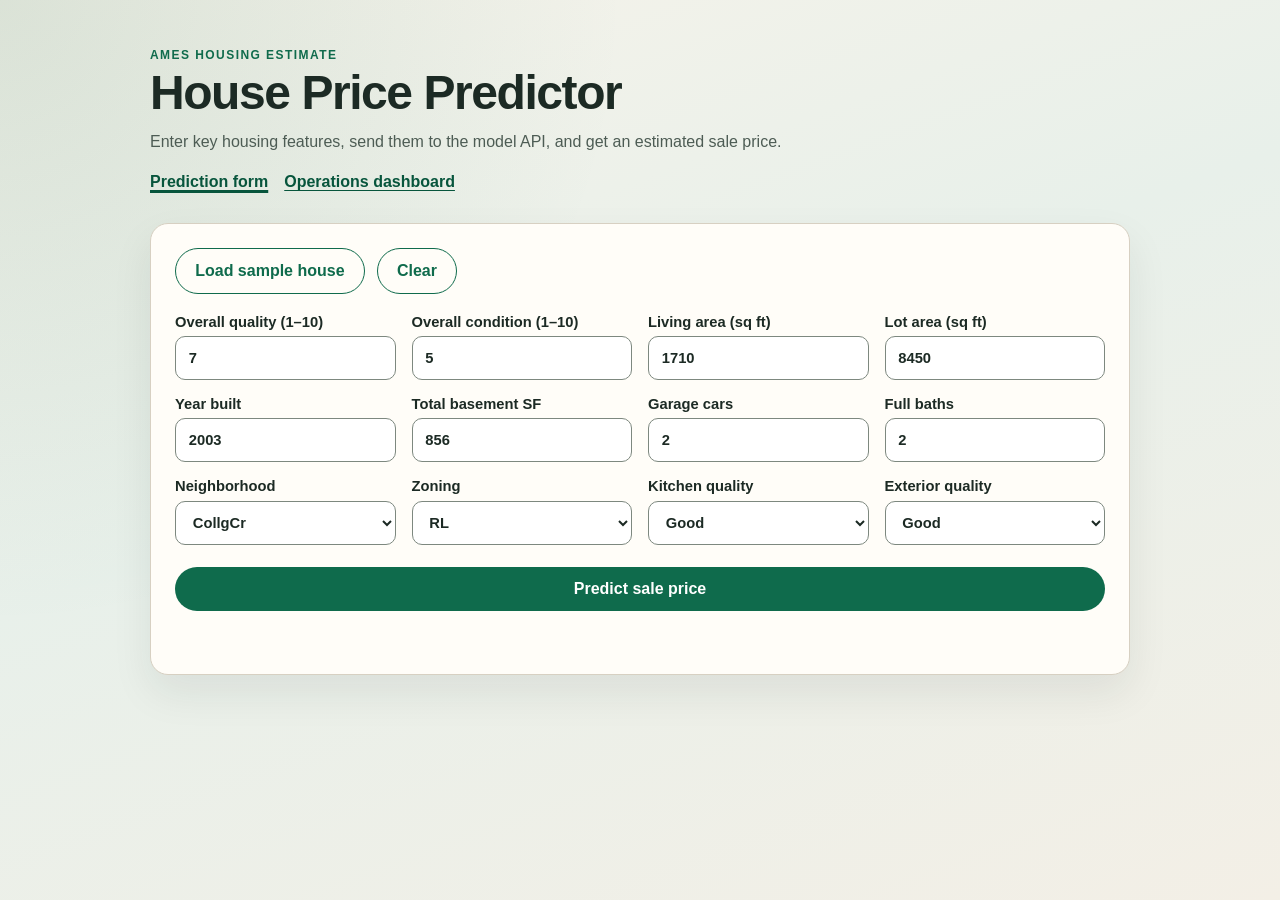
<file: frontend/index.html>
<!DOCTYPE html>
<html lang="en">
<head>
  <meta charset="UTF-8" />
  <meta name="viewport" content="width=device-width, initial-scale=1.0" />
  <title>House Price Predictor</title>
  <link rel="stylesheet" href="styles.css" />
</head>
<body>
  <main class="page">
    <header class="hero">
      <p class="eyebrow">Ames housing estimate</p>
      <h1>House Price Predictor</h1>
      <p class="lede">
        Enter key housing features, send them to the model API, and get an estimated sale price.
      </p>
      <nav class="page-nav" aria-label="Project pages">
        <a href="index.html" aria-current="page">Prediction form</a>
        <a href="dashboard.html">Operations dashboard</a>
      </nav>
    </header>

    <section class="panel">
      <div class="toolbar">
        <button type="button" id="load-sample" class="secondary">Load sample house</button>
        <button type="button" id="clear-form" class="secondary">Clear</button>
      </div>

      <form id="predict-form">
        <div class="grid">
          <label>
            Overall quality (1–10)
            <input id="OverallQual" name="OverallQual" type="number" min="1" max="10" value="7" required />
          </label>
          <label>
            Overall condition (1–10)
            <input id="OverallCond" name="OverallCond" type="number" min="1" max="10" value="5" required />
          </label>
          <label>
            Living area (sq ft)
            <input id="GrLivArea" name="GrLivArea" type="number" min="0" value="1710" required />
          </label>
          <label>
            Lot area (sq ft)
            <input id="LotArea" name="LotArea" type="number" min="0" value="8450" required />
          </label>
          <label>
            Year built
            <input id="YearBuilt" name="YearBuilt" type="number" min="1800" max="2025" value="2003" required />
          </label>
          <label>
            Total basement SF
            <input id="TotalBsmtSF" name="TotalBsmtSF" type="number" min="0" value="856" required />
          </label>
          <label>
            Garage cars
            <input id="GarageCars" name="GarageCars" type="number" min="0" max="5" value="2" required />
          </label>
          <label>
            Full baths
            <input id="FullBath" name="FullBath" type="number" min="0" max="5" value="2" required />
          </label>
          <label>
            Neighborhood
            <select id="Neighborhood" name="Neighborhood">
              <option value="CollgCr">CollgCr</option>
              <option value="NridgHt">NridgHt</option>
              <option value="OldTown">OldTown</option>
              <option value="Edwards">Edwards</option>
              <option value="Somerst">Somerst</option>
              <option value="NAmes">NAmes</option>
            </select>
          </label>
          <label>
            Zoning
            <select id="MSZoning" name="MSZoning">
              <option value="RL">RL</option>
              <option value="RM">RM</option>
              <option value="FV">FV</option>
              <option value="RH">RH</option>
              <option value="C (all)">C (all)</option>
            </select>
          </label>
          <label>
            Kitchen quality
            <select id="KitchenQual" name="KitchenQual">
              <option value="Ex">Excellent</option>
              <option value="Gd" selected>Good</option>
              <option value="TA">Typical</option>
              <option value="Fa">Fair</option>
            </select>
          </label>
          <label>
            Exterior quality
            <select id="ExterQual" name="ExterQual">
              <option value="Ex">Excellent</option>
              <option value="Gd" selected>Good</option>
              <option value="TA">Typical</option>
              <option value="Fa">Fair</option>
            </select>
          </label>
        </div>

        <button type="submit" id="predict-btn">Predict sale price</button>
      </form>

      <div id="status" class="status" aria-live="polite"></div>
      <div id="result" class="result hidden">
        <p class="result-label">Predicted SalePrice</p>
        <p id="sale-price" class="sale-price"></p>
      </div>
    </section>
  </main>
  <script src="config.js"></script>
  <script src="app.js"></script>
</body>
</html>
</file>
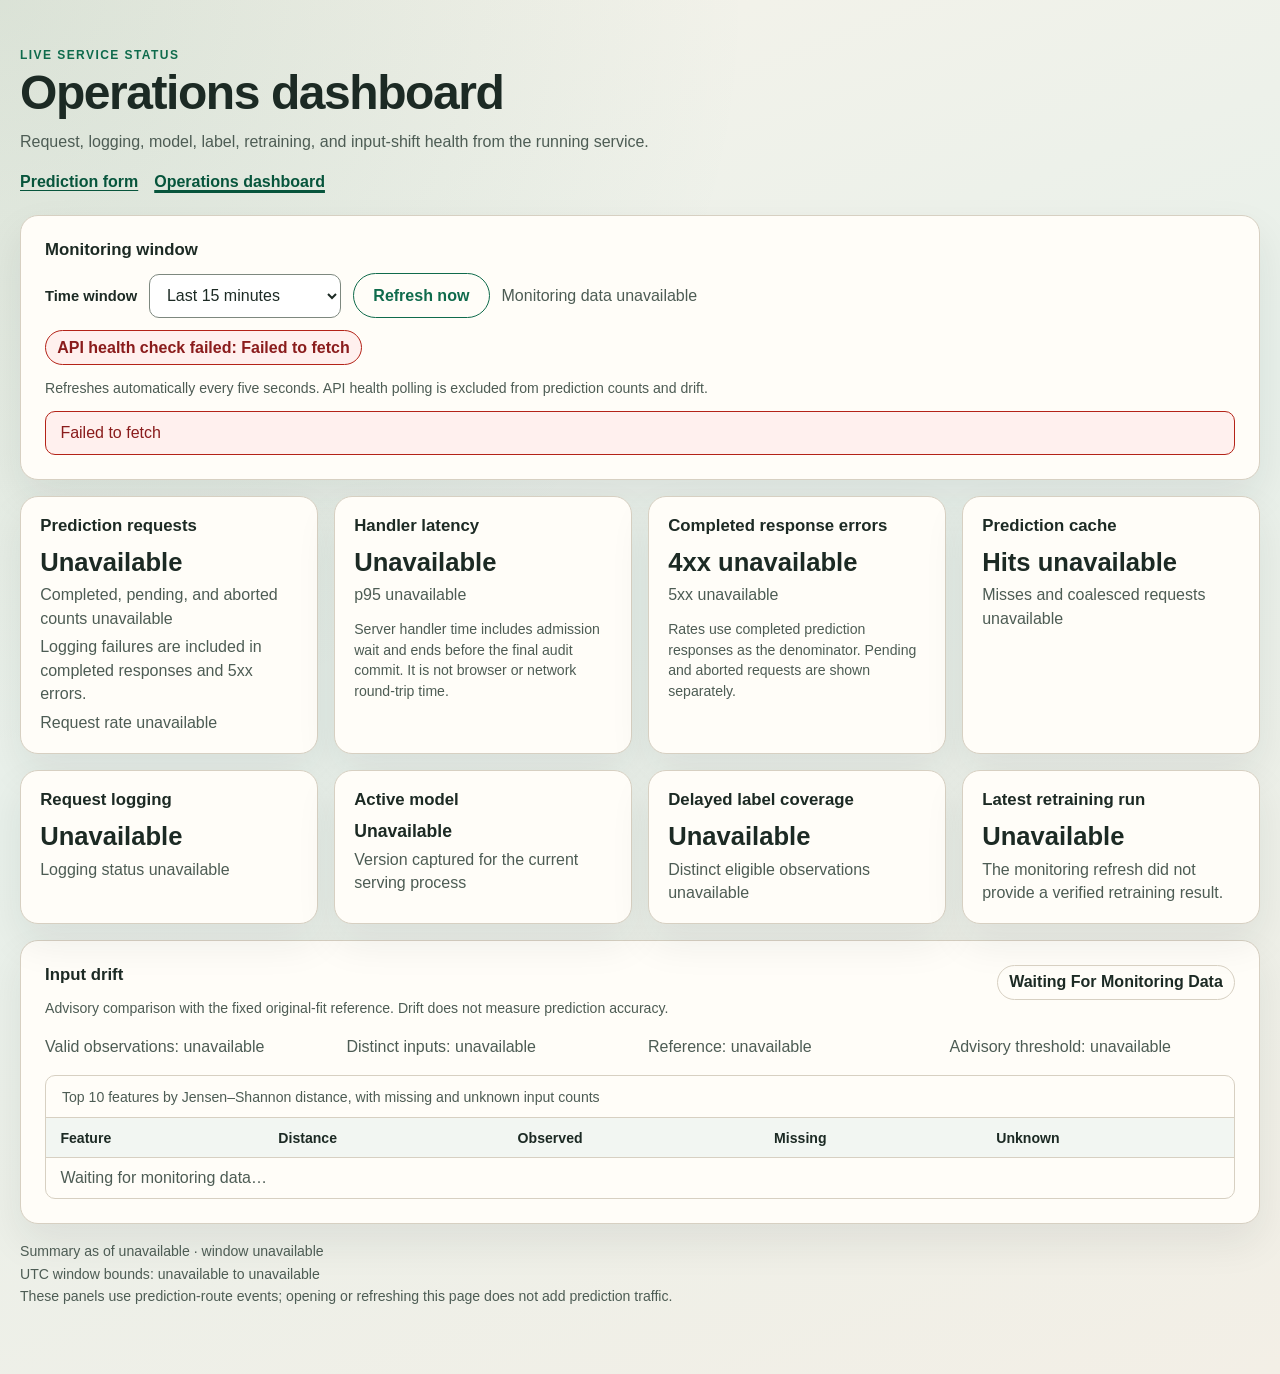
<file: frontend/dashboard.html>
<!DOCTYPE html>
<html lang="en">
<head>
  <meta charset="UTF-8" />
  <meta name="viewport" content="width=device-width, initial-scale=1.0" />
  <meta name="color-scheme" content="light" />
  <title>Operations dashboard | House Price Predictor</title>
  <link rel="stylesheet" href="styles.css" />
</head>
<body>
  <main class="page dashboard-page">
    <header class="hero">
      <p class="eyebrow">Live service status</p>
      <h1>Operations dashboard</h1>
      <p class="lede">Request, logging, model, label, retraining, and input-shift health from the running service.</p>
      <nav class="page-nav" aria-label="Project pages">
        <a href="index.html">Prediction form</a>
        <a href="dashboard.html" aria-current="page">Operations dashboard</a>
      </nav>
    </header>

    <section class="panel dashboard-controls" aria-labelledby="controls-title">
      <h2 id="controls-title">Monitoring window</h2>
      <div class="control-row">
        <label for="window-minutes">Time window</label>
        <select id="window-minutes" name="window-minutes" aria-controls="monitoring-panels">
          <option value="15" selected>Last 15 minutes</option>
          <option value="60">Last 60 minutes</option>
          <option value="1440">Last 24 hours</option>
        </select>
        <button type="button" id="refresh-dashboard" class="secondary">Refresh now</button>
        <span id="refresh-status" class="muted" role="status" aria-live="polite" aria-atomic="true">Connecting to monitoring API…</span>
      </div>
      <p class="health-indicator" id="api-health" role="status" aria-live="polite">Checking API readiness…</p>
      <p class="panel-note">Refreshes automatically every five seconds. API health polling is excluded from prediction counts and drift.</p>
      <p id="dashboard-error" class="error-message" role="alert" hidden></p>
    </section>

    <div id="monitoring-panels" aria-busy="true">
      <section class="metric-grid" aria-label="Service summary">
        <article class="panel metric-card">
          <h2>Prediction requests</h2>
          <p class="metric-value" id="request-total">Unavailable</p>
          <p class="metric-detail" id="request-breakdown">Completed, pending, and aborted counts unavailable</p>
          <p class="metric-detail">Logging failures are included in completed responses and 5xx errors.</p>
          <p class="metric-detail" id="request-rate">Request rate unavailable</p>
          <p class="empty-state" id="traffic-empty" hidden></p>
        </article>
        <article class="panel metric-card">
          <h2>Handler latency</h2>
          <p class="metric-value" id="latency-p50">Unavailable</p>
          <p class="metric-detail" id="latency-p95">p95 unavailable</p>
          <p class="panel-note">Server handler time includes admission wait and ends before the final audit commit. It is not browser or network round-trip time.</p>
        </article>
        <article class="panel metric-card">
          <h2>Completed response errors</h2>
          <p class="metric-value" id="error-4xx">4xx unavailable</p>
          <p class="metric-detail" id="error-5xx">5xx unavailable</p>
          <p class="panel-note">Rates use completed prediction responses as the denominator. Pending and aborted requests are shown separately.</p>
        </article>
        <article class="panel metric-card">
          <h2>Prediction cache</h2>
          <p class="metric-value" id="cache-hits">Hits unavailable</p>
          <p class="metric-detail" id="cache-breakdown">Misses and coalesced requests unavailable</p>
        </article>
      </section>

      <section class="metric-grid" aria-label="Persistence and model status">
        <article class="panel metric-card">
          <h2>Request logging</h2>
          <p class="metric-value" id="logging-health">Unavailable</p>
          <p class="metric-detail" id="logging-detail">Logging status unavailable</p>
        </article>
        <article class="panel metric-card">
          <h2>Active model</h2>
          <p class="metric-value version-value" id="model-version">Unavailable</p>
          <p class="metric-detail">Version captured for the current serving process</p>
        </article>
        <article class="panel metric-card">
          <h2>Delayed label coverage</h2>
          <p class="metric-value" id="label-count">Unavailable</p>
          <p class="metric-detail" id="label-detail">Distinct eligible observations unavailable</p>
        </article>
        <article class="panel metric-card">
          <h2>Latest retraining run</h2>
          <p class="metric-value" id="retraining-status">Unavailable</p>
          <p class="metric-detail" id="retraining-detail">Waiting for monitoring data.</p>
        </article>
      </section>

      <section class="panel drift-panel" aria-labelledby="drift-title">
        <div class="section-heading">
          <div>
            <h2 id="drift-title">Input drift</h2>
            <p class="panel-note">Advisory comparison with the fixed original-fit reference. Drift does not measure prediction accuracy.</p>
          </div>
          <p class="drift-status" id="drift-status">Waiting for monitoring data</p>
        </div>
        <div class="drift-summary" aria-label="Drift sample details">
          <p id="drift-samples">Valid observations: unavailable</p>
          <p id="drift-distinct">Distinct inputs: unavailable</p>
          <p id="drift-reference">Reference: unavailable</p>
          <p id="drift-threshold">Advisory threshold: unavailable</p>
        </div>
        <p class="empty-state" id="drift-empty" hidden></p>
        <div class="table-scroll" role="region" aria-label="Top drifted features" tabindex="0">
          <table>
            <caption>Top 10 features by Jensen–Shannon distance, with missing and unknown input counts</caption>
            <thead>
              <tr>
                <th scope="col">Feature</th>
                <th scope="col">Distance</th>
                <th scope="col">Observed</th>
                <th scope="col">Missing</th>
                <th scope="col">Unknown</th>
              </tr>
            </thead>
            <tbody id="drift-rows">
              <tr><td colspan="5" class="table-placeholder">Waiting for monitoring data…</td></tr>
            </tbody>
          </table>
        </div>
      </section>
    </div>

    <footer class="dashboard-footer">
      <p>Summary as of <time id="summary-time">unavailable</time> · window <span id="summary-window">unavailable</span></p>
      <p>UTC window bounds: <time id="summary-window-start">unavailable</time> to <time id="summary-window-end">unavailable</time></p>
      <p>These panels use prediction-route events; opening or refreshing this page does not add prediction traffic.</p>
    </footer>
  </main>
  <script src="config.js"></script>
  <script src="dashboard.js"></script>
</body>
</html>
</file>
<file: frontend/styles.css>
:root {
  --bg: #f3efe6;
  --ink: #1c2a24;
  --accent: #0f6b4c;
  --panel: #fffdf8;
  --line: #d7d0c2;
  --muted: #4d5c54;
  --danger: #8a1c1c;
  --shadow: 0 18px 40px rgba(28, 42, 36, 0.08);
  font-family: "Segoe UI", "Trebuchet MS", sans-serif;
}

* { box-sizing: border-box; }

body {
  margin: 0;
  min-height: 100vh;
  color: var(--ink);
  background:
    radial-gradient(circle at top left, rgba(15, 107, 76, 0.12), transparent 40%),
    linear-gradient(160deg, #f7f3ea 0%, #e8f0ea 45%, #f3efe6 100%);
}

.page {
  width: min(980px, calc(100% - 2rem));
  margin: 0 auto;
  padding: 3rem 0 4rem;
}

.dashboard-page { width: min(1240px, calc(100% - 2rem)); }
.hero h1 { margin: 0.2rem 0 0.6rem; font-size: clamp(2rem, 4vw, 3rem); letter-spacing: -0.03em; }
.eyebrow { margin: 0; text-transform: uppercase; letter-spacing: 0.12em; font-size: 0.75rem; color: var(--accent); font-weight: 700; }
.lede { margin: 0; max-width: 40rem; color: var(--muted); line-height: 1.5; }

.page-nav { display: flex; gap: 1rem; flex-wrap: wrap; margin-top: 1.2rem; }
.page-nav a { color: #07553c; font-weight: 700; text-underline-offset: 0.2em; }
.page-nav a[aria-current="page"] { text-decoration-thickness: 0.16em; }

.panel {
  margin-top: 2rem;
  padding: 1.5rem;
  background: var(--panel);
  border: 1px solid var(--line);
  border-radius: 18px;
  box-shadow: var(--shadow);
}

.toolbar { display: flex; gap: 0.75rem; margin-bottom: 1.25rem; flex-wrap: wrap; }
.grid { display: grid; grid-template-columns: repeat(auto-fit, minmax(200px, 1fr)); gap: 1rem; }
label { display: flex; flex-direction: column; gap: 0.4rem; font-size: 0.92rem; font-weight: 600; }
input, select, button { font: inherit; }
input, select { min-height: 2.75rem; padding: 0.7rem 0.8rem; border: 1px solid #7d887f; border-radius: 10px; background: #fff; color: var(--ink); }
button { min-height: 2.75rem; border: 0; border-radius: 999px; padding: 0.8rem 1.2rem; cursor: pointer; background: var(--accent); color: white; font-weight: 700; }
button.secondary { background: transparent; color: var(--accent); border: 1px solid #0f6b4c; }
button:disabled { opacity: 0.65; cursor: progress; }
:focus-visible { outline: 3px solid #bd5e00; outline-offset: 3px; }

#predict-btn { margin-top: 1.4rem; width: 100%; }
.status { margin-top: 1rem; min-height: 1.4rem; color: var(--muted); }
.result { margin-top: 1.25rem; padding: 1.1rem 1.2rem; border-radius: 14px; background: linear-gradient(135deg, rgba(15, 107, 76, 0.1), rgba(15, 107, 76, 0.02)); border: 1px solid rgba(15, 107, 76, 0.3); }
.result.hidden { display: none; }
.result-label { margin: 0; color: var(--muted); font-size: 0.9rem; }
.sale-price { margin: 0.35rem 0 0; font-size: clamp(1.8rem, 4vw, 2.4rem); font-weight: 800; color: var(--accent); }

.dashboard-controls { margin-top: 1.5rem; }
.dashboard-controls h2, .metric-card h2, .drift-panel h2 { margin: 0; font-size: 1.05rem; }
.control-row { display: flex; align-items: center; gap: 0.75rem; flex-wrap: wrap; margin-top: 0.8rem; }
.control-row label { display: inline; }
.control-row select { min-width: 12rem; }
.muted, .panel-note { color: var(--muted); }
.panel-note { margin: 0.8rem 0 0; font-size: 0.88rem; line-height: 1.45; }
.health-indicator { display: inline-flex; margin: 0.75rem 0 0; padding: 0.45rem 0.7rem; border: 1px solid #507c68; border-radius: 999px; color: #14563e; font-weight: 700; }
.health-indicator[data-state="error"] { border-color: #b42318; background: #fff0ee; color: var(--danger); }
.error-message { margin: 0.8rem 0 0; padding: 0.75rem 0.9rem; border: 1px solid #b42318; border-radius: 10px; background: #fff0ee; color: var(--danger); }
[hidden] { display: none !important; }

.metric-grid { display: grid; grid-template-columns: repeat(4, minmax(0, 1fr)); gap: 1rem; margin-top: 1rem; }
.metric-card { min-width: 0; margin: 0; padding: 1.2rem; }
.metric-value { margin: 0.7rem 0 0.3rem; font-size: clamp(1.25rem, 2vw, 1.8rem); line-height: 1.2; font-weight: 800; overflow-wrap: anywhere; }
.metric-detail { margin: 0.35rem 0 0; color: var(--muted); line-height: 1.45; }
.version-value { font-size: 1.1rem; }
.drift-panel { margin-top: 1rem; }
.section-heading { display: flex; align-items: flex-start; justify-content: space-between; gap: 1rem; }
.drift-status { margin: 0; padding: 0.45rem 0.7rem; border: 1px solid var(--line); border-radius: 999px; text-transform: capitalize; white-space: nowrap; font-weight: 700; }
.drift-summary { display: grid; grid-template-columns: repeat(4, minmax(0, 1fr)); gap: 0.7rem 1rem; margin-top: 1.2rem; }
.drift-summary p { margin: 0; color: var(--muted); overflow-wrap: anywhere; }
.empty-state { margin: 1rem 0 0; padding: 0.85rem 1rem; border-left: 4px solid #a65c00; background: #fff8e8; line-height: 1.5; }
.table-scroll { max-width: 100%; margin-top: 1.2rem; overflow: auto; border: 1px solid var(--line); border-radius: 10px; }
table { width: 100%; border-collapse: collapse; text-align: left; }
caption { padding: 0.8rem 1rem; color: var(--muted); text-align: left; font-size: 0.88rem; }
th, td { padding: 0.7rem 0.9rem; border-top: 1px solid var(--line); vertical-align: top; }
thead th { background: #f2f6f2; font-size: 0.88rem; }
tbody th { font-weight: 700; }
.table-placeholder { color: var(--muted); }
.dashboard-footer { margin-top: 1.2rem; color: var(--muted); font-size: 0.88rem; }
.dashboard-footer p { margin: 0.4rem 0; }

@media (max-width: 920px) {
  .metric-grid { grid-template-columns: repeat(2, minmax(0, 1fr)); }
}
@media (max-width: 560px) {
  .page, .dashboard-page { width: min(100% - 1rem, 1240px); padding-top: 1.4rem; }
  .panel { padding: 1rem; }
  .metric-grid, .drift-summary { grid-template-columns: 1fr; }
  .section-heading { flex-direction: column; }
  .drift-status { white-space: normal; }
  th, td { padding: 0.6rem; }
}
@media (prefers-reduced-motion: reduce) {
  *, *::before, *::after { scroll-behavior: auto !important; }
}
</file>
